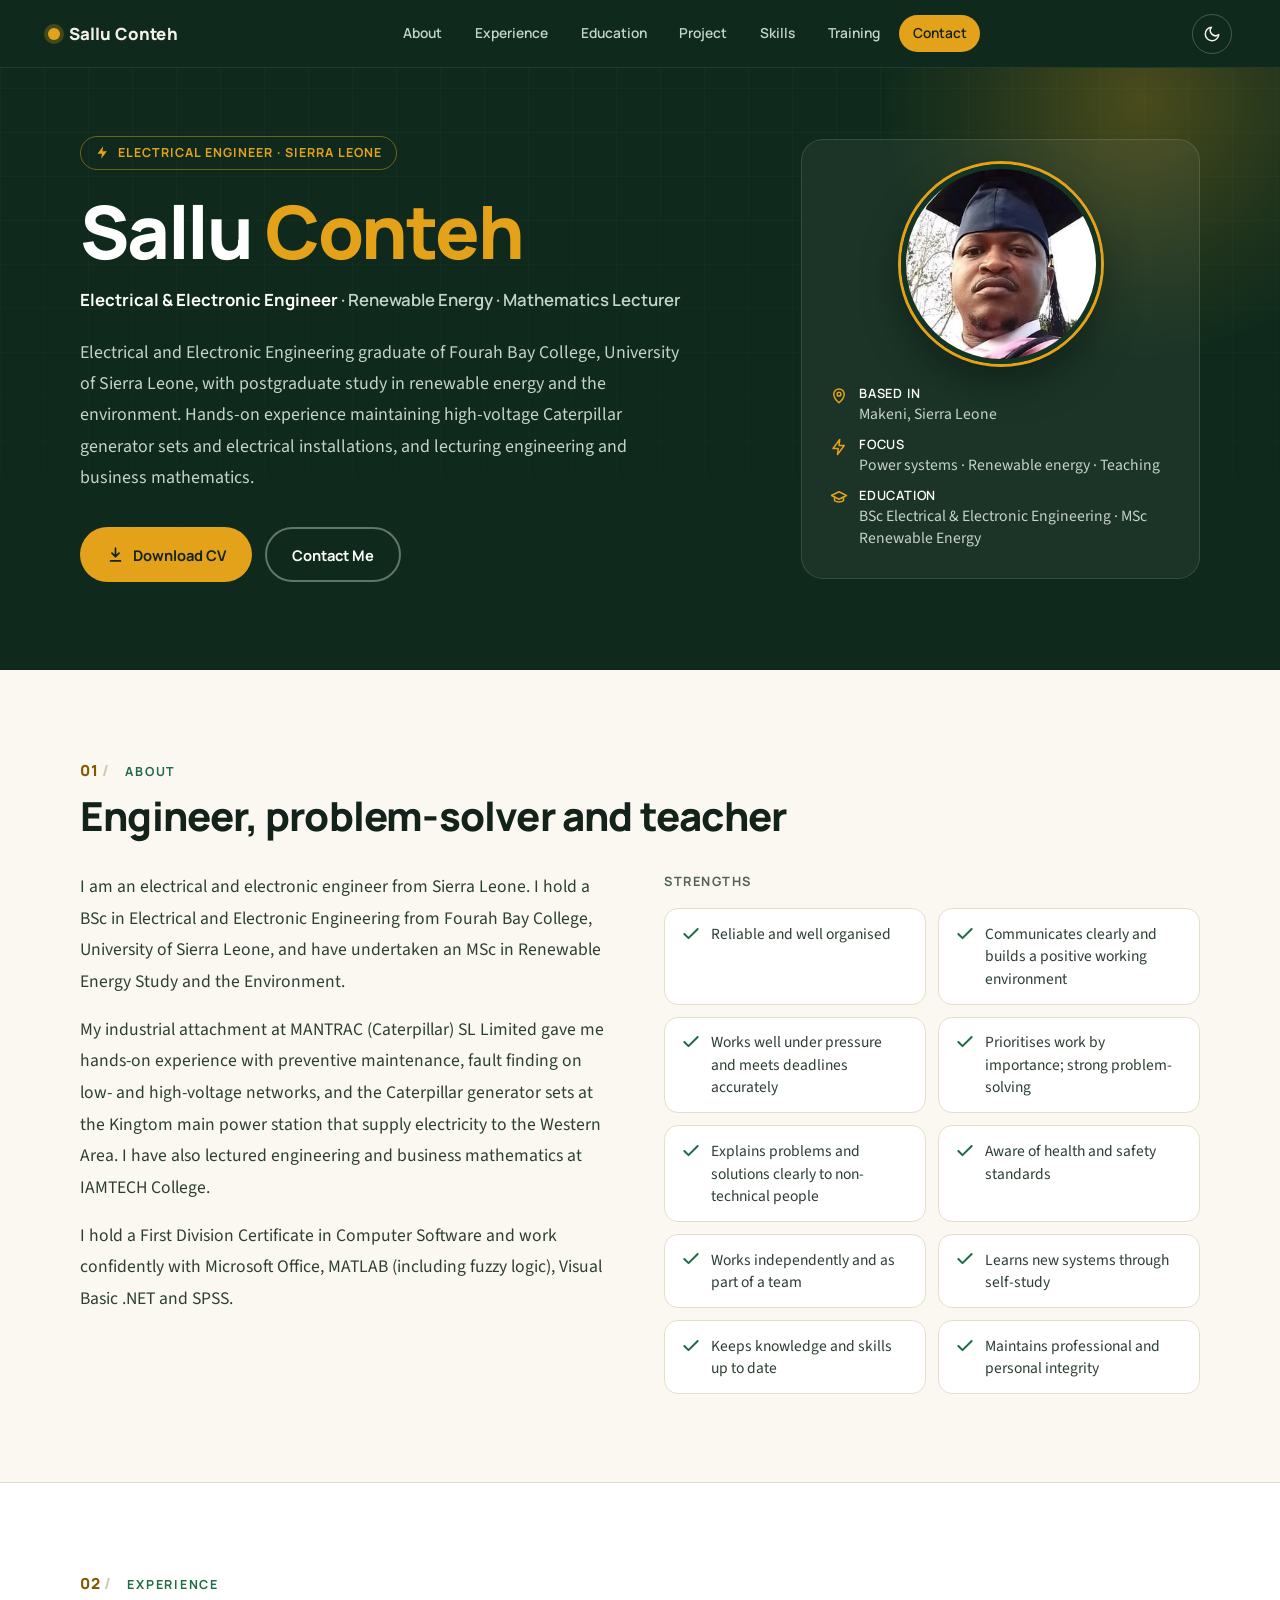
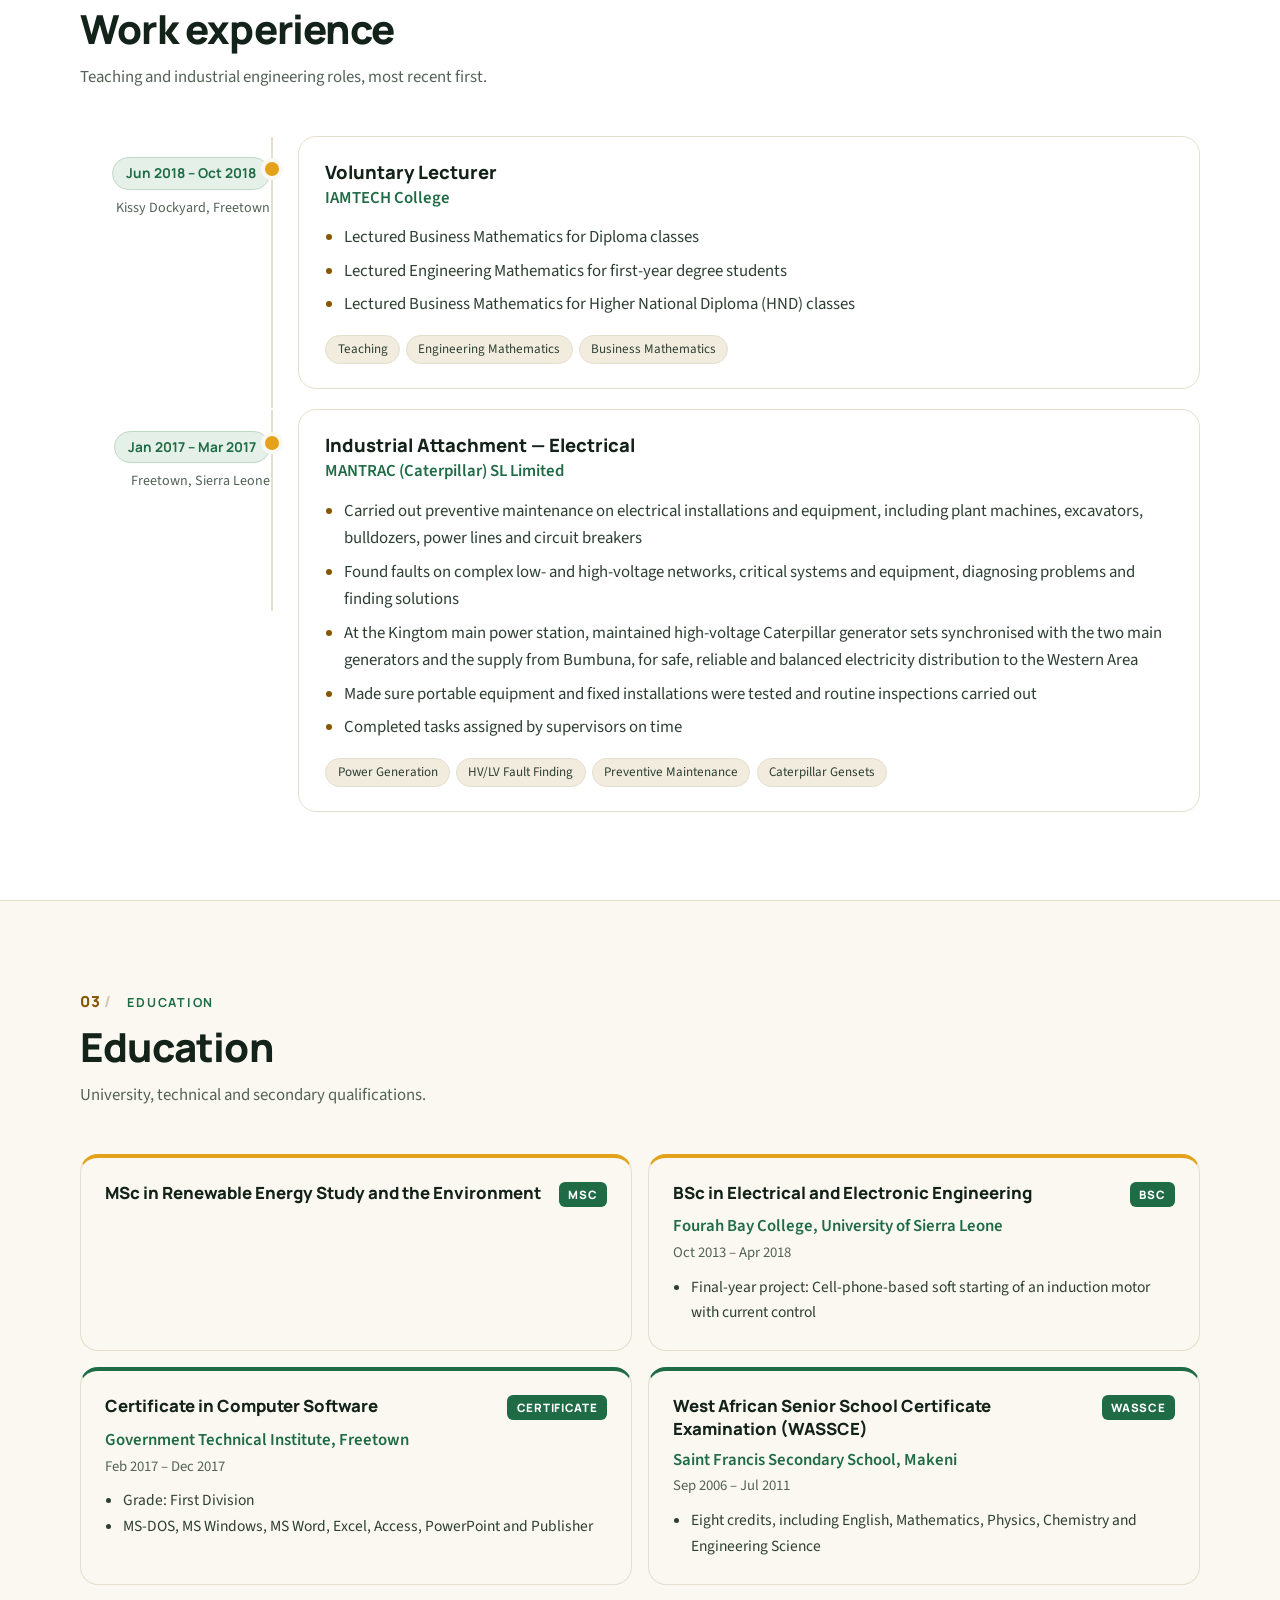
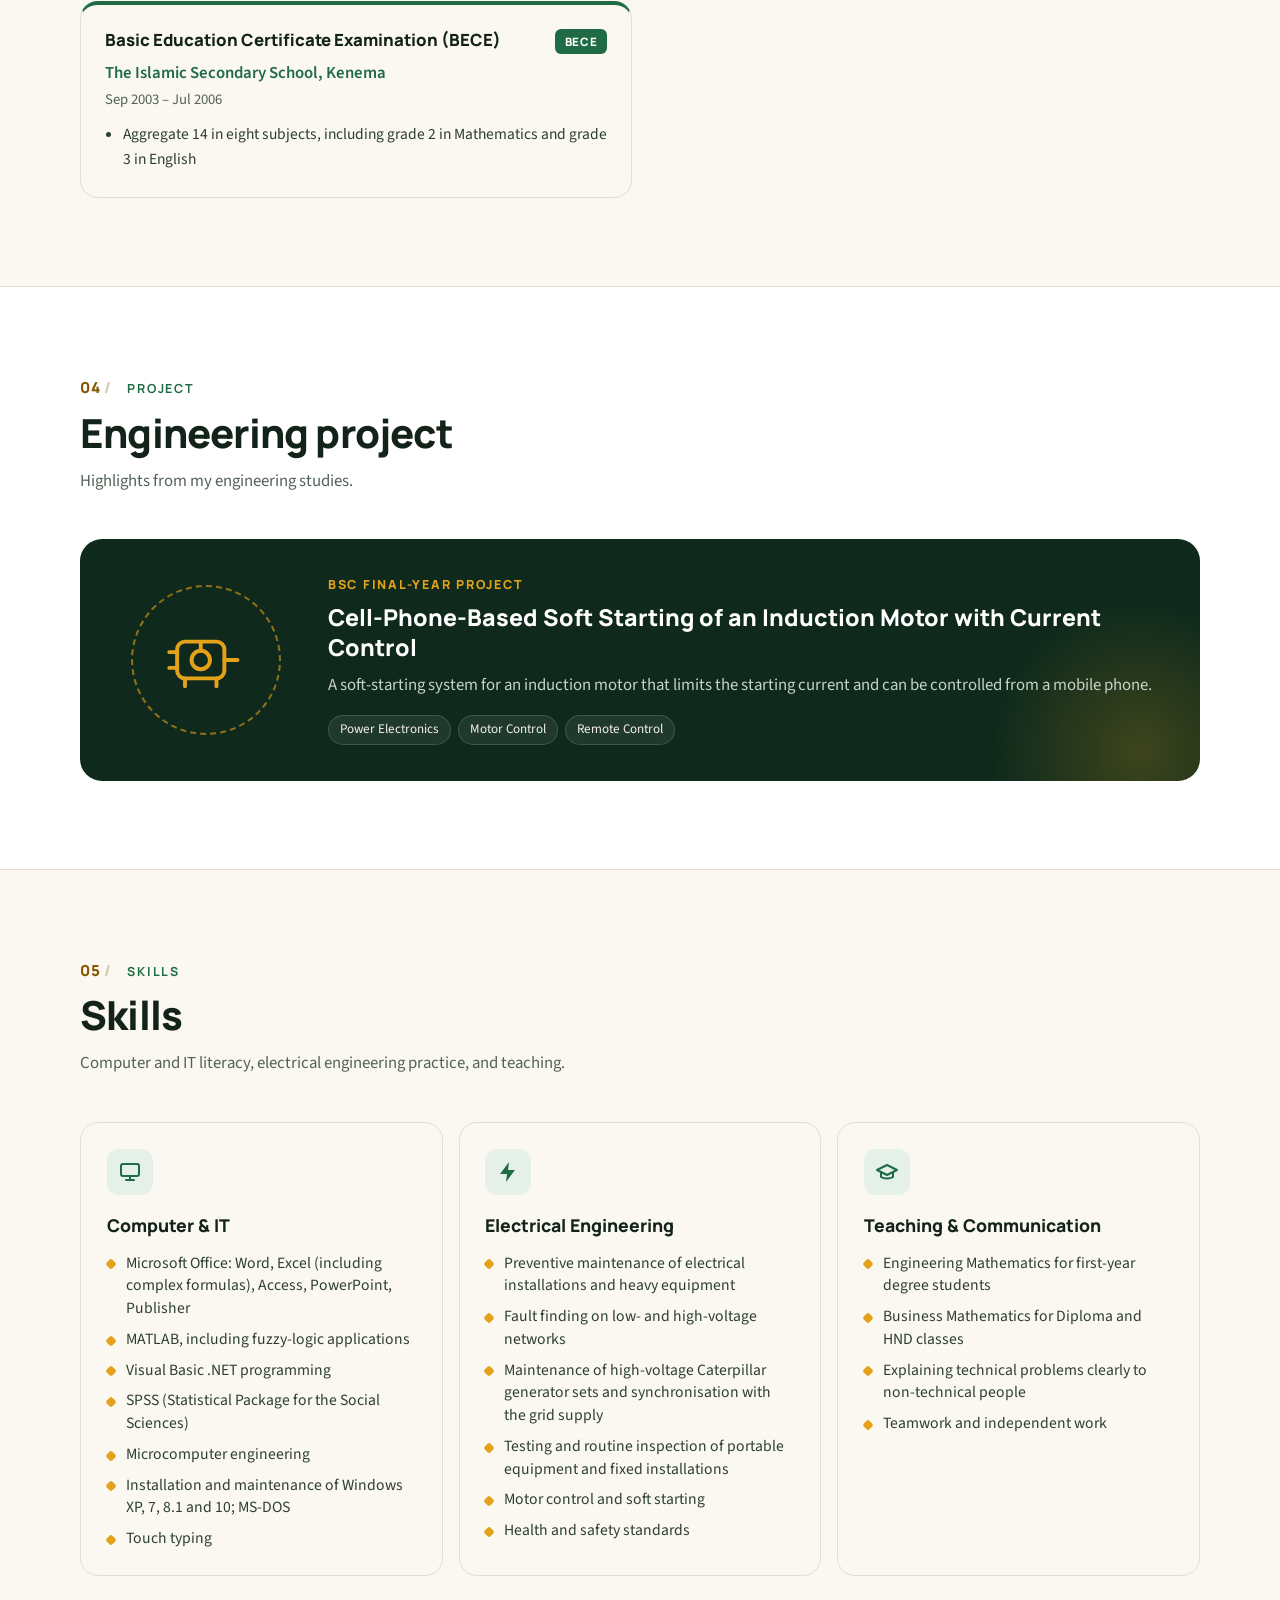
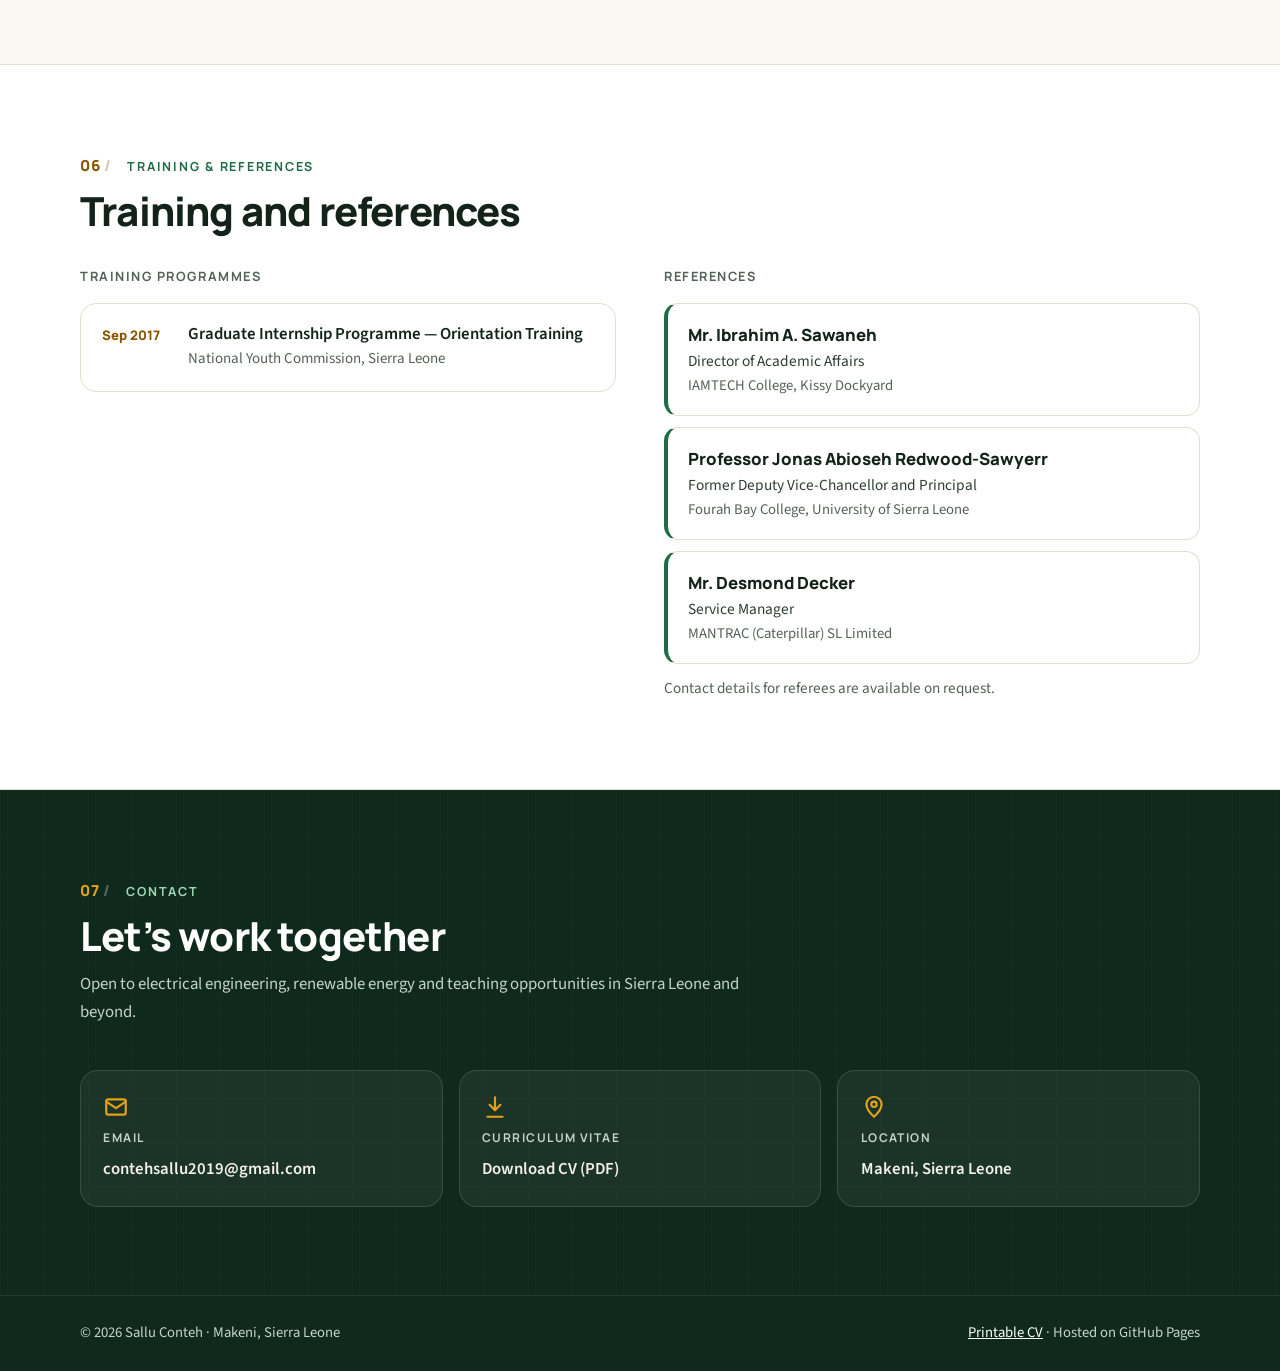
<file: index.html>
<!DOCTYPE html>
<html lang="en">
<head>
  <meta charset="UTF-8" />
  <meta name="viewport" content="width=device-width, initial-scale=1.0" />
  <title>Sallu Conteh | Electrical &amp; Electronic Engineer</title>
  <meta name="description" content="Sallu Conteh — Electrical and Electronic Engineer (BSc, Fourah Bay College) with postgraduate study in renewable energy. Power-generation maintenance, fault finding and mathematics lecturing. Makeni, Sierra Leone." />
  <meta name="author" content="Sallu Conteh" />
  <meta name="theme-color" content="#0F2A1C" />
  <meta property="og:type" content="profile" />
  <meta property="og:title" content="Sallu Conteh | Electrical & Electronic Engineer" />
  <meta property="og:description" content="Electrical & electronic engineering, renewable energy and mathematics teaching. Makeni, Sierra Leone." />
  <meta property="og:image" content="assets/profile.jpg" />
  <meta name="twitter:card" content="summary" />
  <link rel="icon" href="data:image/svg+xml,%3Csvg xmlns='http://www.w3.org/2000/svg' viewBox='0 0 64 64'%3E%3Ccircle cx='32' cy='32' r='32' fill='%230F2A1C'/%3E%3Cpath d='M36 8 18 36h12l-4 20 20-30H34z' fill='%23E3A21A'/%3E%3C/svg%3E" />
  <link rel="preload" href="assets/fonts/manrope-latin-800-normal.woff2" as="font" type="font/woff2" crossorigin />
  <link rel="preload" href="assets/fonts/source-sans-3-latin-400-normal.woff2" as="font" type="font/woff2" crossorigin />
  <link rel="stylesheet" href="styles.css" />
  <script>
    (function () {
      var t = null; try { t = localStorage.getItem('theme'); } catch (e) {}
      if (t === 'dark') document.documentElement.setAttribute('data-theme', 'dark');
      document.documentElement.classList.add('js');
    })();
  </script>
  <script type="application/ld+json">
  {
    "@context": "https://schema.org",
    "@type": "Person",
    "name": "Sallu Conteh",
    "jobTitle": "Electrical and Electronic Engineer",
    "email": "mailto:contehsallu2019@gmail.com",
    "address": { "@type": "PostalAddress", "addressLocality": "Makeni", "addressCountry": "SL" },
    "alumniOf": ["Fourah Bay College, University of Sierra Leone", "Government Technical Institute, Freetown"]
  }
  </script>
</head>
<body>
<a class="skip-link" href="#main">Skip to content</a>

<header class="site-nav" id="site-nav">
  <a href="#home" class="brand">Sallu Conteh</a>
  <nav aria-label="Main">
    <ul class="nav-links" id="nav-links">
      <li><a href="#about">About</a></li>
      <li><a href="#experience">Experience</a></li>
      <li><a href="#education">Education</a></li>
      <li><a href="#project">Project</a></li>
      <li><a href="#skills">Skills</a></li>
      <li><a href="#training">Training</a></li>
      <li><a href="#contact">Contact</a></li>
    </ul>
  </nav>
  <div class="nav-actions">
    <button class="icon-btn theme-toggle" id="theme-toggle" type="button" aria-label="Switch to dark theme" aria-pressed="false">
      <svg class="icon-moon" viewBox="0 0 24 24" fill="none" stroke="currentColor" stroke-width="2" stroke-linecap="round" stroke-linejoin="round" aria-hidden="true"><path d="M21 12.8A9 9 0 1 1 11.2 3a7 7 0 0 0 9.8 9.8z"/></svg>
      <svg class="icon-sun" viewBox="0 0 24 24" fill="none" stroke="currentColor" stroke-width="2" stroke-linecap="round" aria-hidden="true"><circle cx="12" cy="12" r="4.5"/><path d="M12 2v2M12 20v2M4.9 4.9l1.4 1.4M17.7 17.7l1.4 1.4M2 12h2M20 12h2M4.9 19.1l1.4-1.4M17.7 6.3l1.4-1.4"/></svg>
    </button>
    <button class="icon-btn menu-toggle" id="menu-toggle" type="button" aria-label="Open menu" aria-expanded="false" aria-controls="nav-links">
      <svg viewBox="0 0 24 24" fill="none" stroke="currentColor" stroke-width="2" stroke-linecap="round" aria-hidden="true"><path d="M4 7h16M4 12h16M4 17h16"/></svg>
    </button>
  </div>
</header>

<main id="main">

<!-- ============================== HOME ============================== -->
<section id="home" aria-labelledby="hero-name">
  <div class="hero-grid">
    <div>
      <div class="hero-kicker">
        <svg viewBox="0 0 24 24" fill="currentColor" aria-hidden="true"><path d="M13 2 4 14h7l-1 8 9-12h-7z"/></svg>
        Electrical Engineer &middot; Sierra Leone
      </div>
      <h1 class="hero-name" id="hero-name">Sallu <span>Conteh</span></h1>
      <p class="hero-role"><b>Electrical &amp; Electronic Engineer</b> &middot; Renewable Energy &middot; Mathematics Lecturer</p>
      <p class="hero-summary">
        Electrical and Electronic Engineering graduate of Fourah Bay College, University of Sierra Leone,
        with postgraduate study in renewable energy and the environment. Hands-on experience maintaining
        high-voltage Caterpillar generator sets and electrical installations, and lecturing engineering
        and business mathematics.
      </p>
      <div class="hero-ctas">
        <a class="btn btn-sun" href="assets/cv/Sallu_Conteh_CV.pdf" download>
          <svg viewBox="0 0 24 24" fill="none" stroke="currentColor" stroke-width="2.4" stroke-linecap="round" stroke-linejoin="round" aria-hidden="true"><path d="M12 3v12M7 10l5 5 5-5M5 21h14"/></svg>
          Download CV <span class="sr-only">(PDF)</span>
        </a>
        <a class="btn btn-ghost" href="#contact">Contact Me</a>
      </div>
    </div>
    <aside class="hero-card" aria-label="Quick facts">
      <img class="hero-photo" src="assets/profile-260.jpg" alt="Sallu Conteh in graduation cap and gown" width="200" height="200" />
      <ul class="facts">
        <li>
          <svg viewBox="0 0 24 24" fill="none" stroke="currentColor" stroke-width="2" stroke-linecap="round" stroke-linejoin="round" aria-hidden="true"><path d="M12 21s-7-6.2-7-11.5A7 7 0 0 1 19 9.5C19 14.8 12 21 12 21z"/><circle cx="12" cy="9.5" r="2.5"/></svg>
          <span><b>Based in</b>Makeni, Sierra Leone</span>
        </li>
        <li>
          <svg viewBox="0 0 24 24" fill="none" stroke="currentColor" stroke-width="2" stroke-linecap="round" stroke-linejoin="round" aria-hidden="true"><path d="M13 2 4 14h7l-1 8 9-12h-7z"/></svg>
          <span><b>Focus</b>Power systems &middot; Renewable energy &middot; Teaching</span>
        </li>
        <li>
          <svg viewBox="0 0 24 24" fill="none" stroke="currentColor" stroke-width="2" stroke-linecap="round" stroke-linejoin="round" aria-hidden="true"><path d="M22 10 12 5 2 10l10 5 10-5z"/><path d="M6 12v5c3 2 9 2 12 0v-5"/></svg>
          <span><b>Education</b>BSc Electrical &amp; Electronic Engineering &middot; MSc Renewable Energy</span>
        </li>
      </ul>
    </aside>
  </div>
</section>

<!-- ============================== 01 ABOUT ============================== -->
<section id="about" aria-labelledby="about-title">
  <div class="container">
    <div class="sec-head reveal"><span class="num">01</span><span class="label">About</span></div>
    <h2 class="sec-title reveal" id="about-title">Engineer, problem-solver and teacher</h2>
    <div class="about-grid" style="margin-top:2rem">
      <div class="about-text reveal">
        <p>I am an electrical and electronic engineer from Sierra Leone. I hold a BSc in Electrical and Electronic Engineering from Fourah Bay College, University of Sierra Leone, and have undertaken an MSc in Renewable Energy Study and the Environment.</p>
        <p>My industrial attachment at MANTRAC (Caterpillar) SL Limited gave me hands-on experience with preventive maintenance, fault finding on low- and high-voltage networks, and the Caterpillar generator sets at the Kingtom main power station that supply electricity to the Western Area. I have also lectured engineering and business mathematics at IAMTECH College.</p>
        <p>I hold a First Division Certificate in Computer Software and work confidently with Microsoft Office, MATLAB (including fuzzy logic), Visual Basic .NET and SPSS.</p>
      </div>
      <div class="reveal">
        <div class="mini-title">Strengths</div>
        <ul class="strengths">
          <li><svg viewBox="0 0 24 24" fill="none" stroke="currentColor" stroke-width="2.4" stroke-linecap="round" stroke-linejoin="round" aria-hidden="true"><path d="M20 6 9 17l-5-5"/></svg>Reliable and well organised</li>
          <li><svg viewBox="0 0 24 24" fill="none" stroke="currentColor" stroke-width="2.4" stroke-linecap="round" stroke-linejoin="round" aria-hidden="true"><path d="M20 6 9 17l-5-5"/></svg>Communicates clearly and builds a positive working environment</li>
          <li><svg viewBox="0 0 24 24" fill="none" stroke="currentColor" stroke-width="2.4" stroke-linecap="round" stroke-linejoin="round" aria-hidden="true"><path d="M20 6 9 17l-5-5"/></svg>Works well under pressure and meets deadlines accurately</li>
          <li><svg viewBox="0 0 24 24" fill="none" stroke="currentColor" stroke-width="2.4" stroke-linecap="round" stroke-linejoin="round" aria-hidden="true"><path d="M20 6 9 17l-5-5"/></svg>Prioritises work by importance; strong problem-solving</li>
          <li><svg viewBox="0 0 24 24" fill="none" stroke="currentColor" stroke-width="2.4" stroke-linecap="round" stroke-linejoin="round" aria-hidden="true"><path d="M20 6 9 17l-5-5"/></svg>Explains problems and solutions clearly to non-technical people</li>
          <li><svg viewBox="0 0 24 24" fill="none" stroke="currentColor" stroke-width="2.4" stroke-linecap="round" stroke-linejoin="round" aria-hidden="true"><path d="M20 6 9 17l-5-5"/></svg>Aware of health and safety standards</li>
          <li><svg viewBox="0 0 24 24" fill="none" stroke="currentColor" stroke-width="2.4" stroke-linecap="round" stroke-linejoin="round" aria-hidden="true"><path d="M20 6 9 17l-5-5"/></svg>Works independently and as part of a team</li>
          <li><svg viewBox="0 0 24 24" fill="none" stroke="currentColor" stroke-width="2.4" stroke-linecap="round" stroke-linejoin="round" aria-hidden="true"><path d="M20 6 9 17l-5-5"/></svg>Learns new systems through self-study</li>
          <li><svg viewBox="0 0 24 24" fill="none" stroke="currentColor" stroke-width="2.4" stroke-linecap="round" stroke-linejoin="round" aria-hidden="true"><path d="M20 6 9 17l-5-5"/></svg>Keeps knowledge and skills up to date</li>
          <li><svg viewBox="0 0 24 24" fill="none" stroke="currentColor" stroke-width="2.4" stroke-linecap="round" stroke-linejoin="round" aria-hidden="true"><path d="M20 6 9 17l-5-5"/></svg>Maintains professional and personal integrity</li>
        </ul>
      </div>
    </div>
  </div>
</section>

<!-- ============================== 02 EXPERIENCE ============================== -->
<section id="experience" class="band" aria-labelledby="xp-title">
  <div class="container">
    <div class="sec-head reveal"><span class="num">02</span><span class="label">Experience</span></div>
    <h2 class="sec-title reveal" id="xp-title">Work experience</h2>
    <p class="sec-intro reveal">Teaching and industrial engineering roles, most recent first.</p>
    <div class="xp" id="experience-list"></div>
  </div>
</section>

<!-- ============================== 03 EDUCATION ============================== -->
<section id="education" aria-labelledby="edu-title">
  <div class="container">
    <div class="sec-head reveal"><span class="num">03</span><span class="label">Education</span></div>
    <h2 class="sec-title reveal" id="edu-title">Education</h2>
    <p class="sec-intro reveal">University, technical and secondary qualifications.</p>
    <div class="edu-grid" id="education-list"></div>
  </div>
</section>

<!-- ============================== 04 PROJECT ============================== -->
<section id="project" class="band" aria-labelledby="proj-title">
  <div class="container">
    <div class="sec-head reveal"><span class="num">04</span><span class="label">Project</span></div>
    <h2 class="sec-title reveal" id="proj-title">Engineering project</h2>
    <p class="sec-intro reveal">Highlights from my engineering studies.</p>
    <div class="feature-list" id="projects-list"></div>
  </div>
</section>

<!-- ============================== 05 SKILLS ============================== -->
<section id="skills" aria-labelledby="skills-title">
  <div class="container">
    <div class="sec-head reveal"><span class="num">05</span><span class="label">Skills</span></div>
    <h2 class="sec-title reveal" id="skills-title">Skills</h2>
    <p class="sec-intro reveal">Computer and IT literacy, electrical engineering practice, and teaching.</p>
    <div class="skill-grid">
      <div class="skill-card reveal">
        <div class="skill-icon"><svg viewBox="0 0 24 24" fill="none" stroke="currentColor" stroke-width="2" stroke-linecap="round" stroke-linejoin="round" aria-hidden="true"><rect x="3" y="4" width="18" height="12" rx="2"/><path d="M8 20h8M12 16v4"/></svg></div>
        <h3>Computer &amp; IT</h3>
        <ul>
          <li>Microsoft Office: Word, Excel (including complex formulas), Access, PowerPoint, Publisher</li>
          <li>MATLAB, including fuzzy-logic applications</li>
          <li>Visual Basic .NET programming</li>
          <li>SPSS (Statistical Package for the Social Sciences)</li>
          <li>Microcomputer engineering</li>
          <li>Installation and maintenance of Windows XP, 7, 8.1 and 10; MS-DOS</li>
          <li>Touch typing</li>
        </ul>
      </div>
      <div class="skill-card reveal">
        <div class="skill-icon"><svg viewBox="0 0 24 24" fill="currentColor" aria-hidden="true"><path d="M13 2 4 14h7l-1 8 9-12h-7z"/></svg></div>
        <h3>Electrical Engineering</h3>
        <ul>
          <li>Preventive maintenance of electrical installations and heavy equipment</li>
          <li>Fault finding on low- and high-voltage networks</li>
          <li>Maintenance of high-voltage Caterpillar generator sets and synchronisation with the grid supply</li>
          <li>Testing and routine inspection of portable equipment and fixed installations</li>
          <li>Motor control and soft starting</li>
          <li>Health and safety standards</li>
        </ul>
      </div>
      <div class="skill-card reveal">
        <div class="skill-icon"><svg viewBox="0 0 24 24" fill="none" stroke="currentColor" stroke-width="2" stroke-linecap="round" stroke-linejoin="round" aria-hidden="true"><path d="M22 10 12 5 2 10l10 5 10-5z"/><path d="M6 12v5c3 2 9 2 12 0v-5"/></svg></div>
        <h3>Teaching &amp; Communication</h3>
        <ul>
          <li>Engineering Mathematics for first-year degree students</li>
          <li>Business Mathematics for Diploma and HND classes</li>
          <li>Explaining technical problems clearly to non-technical people</li>
          <li>Teamwork and independent work</li>
        </ul>
      </div>
    </div>
  </div>
</section>

<!-- ============================== 06 TRAINING & REFERENCES ============================== -->
<section id="training" class="band" aria-labelledby="train-title">
  <div class="container">
    <div class="sec-head reveal"><span class="num">06</span><span class="label">Training &amp; References</span></div>
    <h2 class="sec-title reveal" id="train-title">Training and references</h2>
    <div class="two-col" style="margin-top:2rem">
      <div class="reveal">
        <div class="mini-title">Training Programmes</div>
        <div id="training-list"></div>
      </div>
      <div class="reveal">
        <div class="mini-title">References</div>
        <div id="references-list"></div>
        <p class="note">Contact details for referees are available on request.</p>
      </div>
    </div>
  </div>
</section>

<!-- ============================== 07 CONTACT ============================== -->
<section id="contact" aria-labelledby="contact-title">
  <div class="container">
    <div class="sec-head reveal"><span class="num">07</span><span class="label">Contact</span></div>
    <h2 class="sec-title reveal" id="contact-title">Let&rsquo;s work together</h2>
    <p class="sec-intro reveal">Open to electrical engineering, renewable energy and teaching opportunities in Sierra Leone and beyond.</p>
    <div class="contact-grid reveal">
      <a class="c-card" href="mailto:contehsallu2019@gmail.com">
        <svg viewBox="0 0 24 24" fill="none" stroke="currentColor" stroke-width="2" stroke-linecap="round" stroke-linejoin="round" aria-hidden="true"><rect x="3" y="5" width="18" height="14" rx="2"/><path d="m3 7 9 6 9-6"/></svg>
        <small>Email</small><span>contehsallu2019@gmail.com</span>
      </a>
      <a class="c-card" href="assets/cv/Sallu_Conteh_CV.pdf" download>
        <svg viewBox="0 0 24 24" fill="none" stroke="currentColor" stroke-width="2" stroke-linecap="round" stroke-linejoin="round" aria-hidden="true"><path d="M12 3v12M7 10l5 5 5-5M5 21h14"/></svg>
        <small>Curriculum Vitae</small><span>Download CV (PDF)</span>
      </a>
      <div class="c-card">
        <svg viewBox="0 0 24 24" fill="none" stroke="currentColor" stroke-width="2" stroke-linecap="round" stroke-linejoin="round" aria-hidden="true"><path d="M12 21s-7-6.2-7-11.5A7 7 0 0 1 19 9.5C19 14.8 12 21 12 21z"/><circle cx="12" cy="9.5" r="2.5"/></svg>
        <small>Location</small><span>Makeni, Sierra Leone</span>
      </div>
    </div>
  </div>
</section>

</main>

<footer>
  <div class="footer-inner">
    <span>&copy; <span id="year">2026</span> Sallu Conteh &middot; Makeni, Sierra Leone</span>
    <span><a href="cv.html">Printable CV</a> &middot; Hosted on GitHub Pages</span>
  </div>
</footer>

<script src="data/content.js"></script>
<script src="script.js"></script>
</body>
</html>
</file>
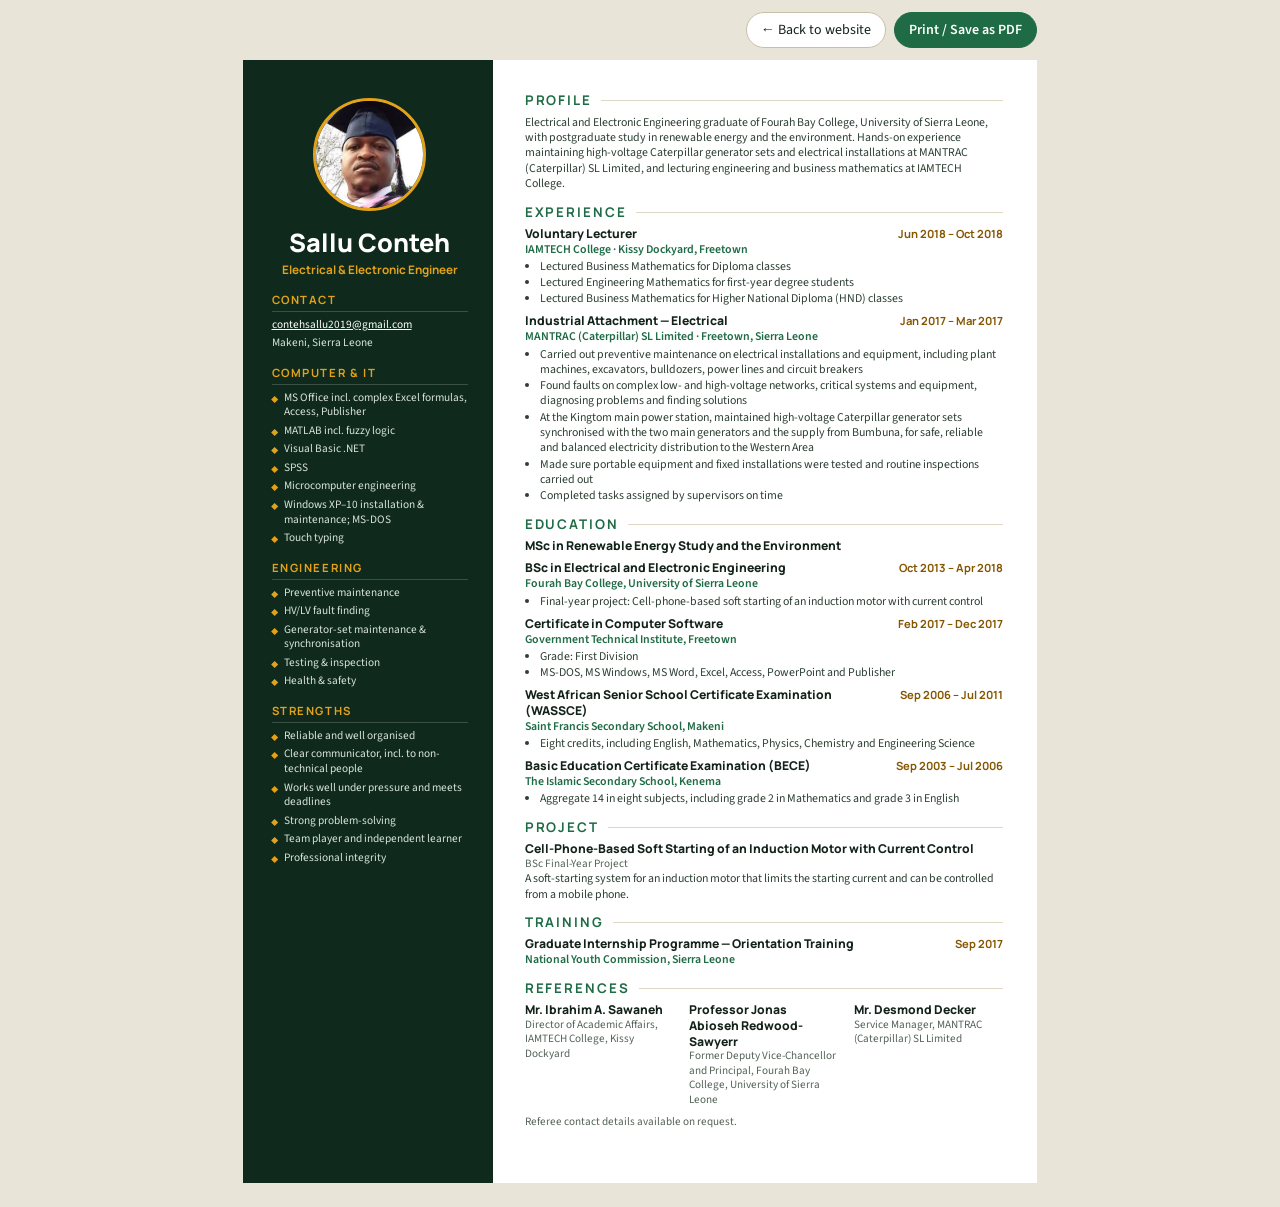
<file: cv.html>
<!DOCTYPE html>
<html lang="en">
<head>
  <meta charset="UTF-8" />
  <meta name="viewport" content="width=device-width, initial-scale=1.0" />
  <title>Sallu Conteh — CV</title>
  <meta name="description" content="Printable CV of Sallu Conteh, Electrical and Electronic Engineer." />
  <meta name="robots" content="noindex" />
  <style>
    @font-face { font-family: "Manrope"; font-weight: 700; src: url("assets/fonts/manrope-latin-700-normal.woff2") format("woff2"); }
    @font-face { font-family: "Manrope"; font-weight: 800; src: url("assets/fonts/manrope-latin-800-normal.woff2") format("woff2"); }
    @font-face { font-family: "Source Sans 3"; font-weight: 400; src: url("assets/fonts/source-sans-3-latin-400-normal.woff2") format("woff2"); }
    @font-face { font-family: "Source Sans 3"; font-weight: 600; src: url("assets/fonts/source-sans-3-latin-600-normal.woff2") format("woff2"); }
    @page { size: A4; margin: 0; }
    * { box-sizing: border-box; margin: 0; padding: 0; }
    body { font-family: "Source Sans 3", Arial, sans-serif; font-size: 8.9pt; line-height: 1.3; color: #13231A; background: #E9E4D8; -webkit-print-color-adjust: exact; print-color-adjust: exact; }
    .toolbar { max-width: 210mm; margin: 12px auto; display: flex; justify-content: flex-end; gap: 8px; font-size: 14px; }
    .toolbar a, .toolbar button { font: inherit; padding: 8px 14px; border-radius: 999px; border: 1px solid #C9BFA8; background: #fff; color: #13231A; cursor: pointer; text-decoration: none; }
    .toolbar button { background: #1F6B45; border-color: #1F6B45; color: #fff; font-weight: 600; }
    .sheet { width: 210mm; min-height: 297mm; margin: 0 auto 24px; background: #fff; display: grid; grid-template-columns: 66mm 1fr; }
    aside { background: #0F2A1C; color: #E9EFE9; padding: 10mm 6.5mm 8mm 7.5mm; }
    aside img { width: 30mm; height: 30mm; border-radius: 50%; object-fit: cover; display: block; margin: 0 auto 5mm; border: 3px solid #E3A21A; }
    aside h1 { font-family: Manrope, sans-serif; font-size: 19pt; font-weight: 800; line-height: 1.05; color: #fff; text-align: center; }
    .title { text-align: center; color: #E3A21A; font-family: Manrope, sans-serif; font-weight: 700; font-size: 8.8pt; margin: 1.5mm 0 4mm; }
    aside h2 { font-family: Manrope, sans-serif; font-size: 8.5pt; letter-spacing: .14em; text-transform: uppercase; color: #E3A21A; margin: 4mm 0 1.6mm; padding-bottom: .8mm; border-bottom: 1px solid rgba(255,255,255,.18); }
    aside ul { list-style: none; }
    aside li { margin-bottom: 1mm; padding-left: 3.2mm; position: relative; font-size: 8.5pt; color: #D9E3DB; }
    aside li::before { content: ""; position: absolute; left: 0; top: 1.6mm; width: 1.4mm; height: 1.4mm; background: #E3A21A; transform: rotate(45deg); }
    aside a { color: #fff; text-decoration: underline; }
    .contact li::before { display: none; }
    .contact li { padding-left: 0; }
    main { padding: 8.5mm 9mm 6mm 8.5mm; }
    main h2 { font-family: Manrope, sans-serif; font-size: 10pt; letter-spacing: .14em; text-transform: uppercase; color: #1F6B45; margin: 3.2mm 0 1.3mm; display: flex; align-items: center; gap: 2.5mm; }
    main h2::after { content: ""; flex: 1; height: 1px; background: #E0D8C6; }
    main h2:first-child { margin-top: 0; }
    .profile { color: #2D3F33; }
    .item { margin-bottom: 1.8mm; break-inside: avoid; }
    .row { display: flex; justify-content: space-between; gap: 4mm; align-items: baseline; }
    .role { font-family: Manrope, sans-serif; font-weight: 800; font-size: 9.1pt; }
    .when { font-family: Manrope, sans-serif; font-weight: 700; font-size: 8.4pt; color: #855600; white-space: nowrap; }
    .org { color: #1F6B45; font-weight: 600; }
    .item ul { padding-left: 4mm; margin-top: .5mm; color: #2D3F33; }
    .item li { margin-bottom: .2mm; }
    .refs { display: grid; grid-template-columns: repeat(3, 1fr); gap: 2mm 4mm; }
    .refs .item { margin: 0; }
    .small { font-size: 8.4pt; color: #536257; }
    @media print { body { background: #fff; } .toolbar { display: none; } .sheet { margin: 0; min-height: 296mm; } }
    @media screen and (max-width: 800px) { .sheet { width: 100%; grid-template-columns: 1fr; } .refs { grid-template-columns: 1fr; } }
  </style>
</head>
<body>
  <nav class="toolbar" aria-label="CV page">
    <a href="./">&larr; Back to website</a>
    <button type="button" onclick="window.print()">Print / Save as PDF</button>
  </nav>
  <div class="sheet">
    <aside>
      <img src="assets/profile-260.jpg" alt="Sallu Conteh" width="136" height="136" />
      <h1>Sallu Conteh</h1>
      <div class="title">Electrical &amp; Electronic Engineer</div>

      <h2>Contact</h2>
      <ul class="contact">
        <li><a href="mailto:contehsallu2019@gmail.com">contehsallu2019@gmail.com</a></li>
        <li>Makeni, Sierra Leone</li>
      </ul>

      <h2>Computer &amp; IT</h2>
      <ul>
        <li>MS Office incl. complex Excel formulas, Access, Publisher</li>
        <li>MATLAB incl. fuzzy logic</li>
        <li>Visual Basic .NET</li>
        <li>SPSS</li>
        <li>Microcomputer engineering</li>
        <li>Windows XP–10 installation &amp; maintenance; MS-DOS</li>
        <li>Touch typing</li>
      </ul>

      <h2>Engineering</h2>
      <ul>
        <li>Preventive maintenance</li>
        <li>HV/LV fault finding</li>
        <li>Generator-set maintenance &amp; synchronisation</li>
        <li>Testing &amp; inspection</li>
        <li>Health &amp; safety</li>
      </ul>

      <h2>Strengths</h2>
      <ul>
        <li>Reliable and well organised</li>
        <li>Clear communicator, incl. to non-technical people</li>
        <li>Works well under pressure and meets deadlines</li>
        <li>Strong problem-solving</li>
        <li>Team player and independent learner</li>
        <li>Professional integrity</li>
      </ul>
    </aside>

    <main>
      <h2>Profile</h2>
      <p class="profile">Electrical and Electronic Engineering graduate of Fourah Bay College, University of Sierra Leone, with postgraduate study in renewable energy and the environment. Hands-on experience maintaining high-voltage Caterpillar generator sets and electrical installations at MANTRAC (Caterpillar) SL Limited, and lecturing engineering and business mathematics at IAMTECH College.</p>

      <h2>Experience</h2>
      <div id="cv-xp"></div>

      <h2>Education</h2>
      <div id="cv-edu"></div>

      <h2>Project</h2>
      <div id="cv-proj"></div>

      <h2>Training</h2>
      <div id="cv-train"></div>

      <h2>References</h2>
      <div id="cv-refs" class="refs"></div>
      <p class="small" style="margin-top:2mm">Referee contact details available on request.</p>
    </main>
  </div>
  <script src="data/content.js"></script>
  <script>
    (function () {
      var D = window.SITE_CONTENT || {};
      function e(s) { return String(s == null ? '' : s).replace(/&/g,'&amp;').replace(/</g,'&lt;').replace(/>/g,'&gt;'); }
      function ul(a) { return a && a.length ? '<ul>' + a.map(function (x) { return '<li>' + e(x) + '</li>'; }).join('') + '</ul>' : ''; }
      document.getElementById('cv-xp').innerHTML = (D.experience || []).map(function (x) {
        return '<div class="item"><div class="row"><span class="role">' + e(x.role) + '</span><span class="when">' + e(x.dates) + '</span></div>' +
          '<div class="org">' + e(x.org) + (x.place ? ' &middot; ' + e(x.place) : '') + '</div>' + ul(x.points) + '</div>';
      }).join('');
      document.getElementById('cv-edu').innerHTML = (D.education || []).map(function (x) {
        return '<div class="item"><div class="row"><span class="role">' + e(x.degree) + '</span><span class="when">' + e(x.dates) + '</span></div>' +
          (x.school ? '<div class="org">' + e(x.school) + '</div>' : '') + ul(x.notes) + '</div>';
      }).join('');
      document.getElementById('cv-proj').innerHTML = (D.projects || []).map(function (x) {
        return '<div class="item"><div class="role">' + e(x.title) + '</div><div class="small">' + e(x.kind) + '</div><p class="profile">' + e(x.summary) + '</p></div>';
      }).join('');
      document.getElementById('cv-train').innerHTML = (D.training || []).map(function (x) {
        return '<div class="item"><div class="row"><span class="role">' + e(x.name) + '</span><span class="when">' + e(x.date) + '</span></div><div class="org">' + e(x.issuer) + '</div></div>';
      }).join('');
      document.getElementById('cv-refs').innerHTML = (D.references || []).map(function (x) {
        return '<div class="item"><div class="role">' + e(x.name) + '</div><div class="small">' + e(x.role) + ', ' + e(x.org) + '</div></div>';
      }).join('');
    })();
  </script>
</body>
</html>
</file>
<file: styles.css>
/* =====================================================================
   Sallu Conteh — portfolio styles
   Theme: forest green + solar amber on warm cream. Colours are tokens.
   ===================================================================== */

@font-face { font-family: "Manrope"; font-weight: 600; font-display: swap; src: url("assets/fonts/manrope-latin-600-normal.woff2") format("woff2"); }
@font-face { font-family: "Manrope"; font-weight: 700; font-display: swap; src: url("assets/fonts/manrope-latin-700-normal.woff2") format("woff2"); }
@font-face { font-family: "Manrope"; font-weight: 800; font-display: swap; src: url("assets/fonts/manrope-latin-800-normal.woff2") format("woff2"); }
@font-face { font-family: "Source Sans 3"; font-weight: 400; font-display: swap; src: url("assets/fonts/source-sans-3-latin-400-normal.woff2") format("woff2"); }
@font-face { font-family: "Source Sans 3"; font-weight: 600; font-display: swap; src: url("assets/fonts/source-sans-3-latin-600-normal.woff2") format("woff2"); }

*, *::before, *::after { box-sizing: border-box; margin: 0; padding: 0; }

:root {
  color-scheme: light;
  --bg:          #FBF8F1;   /* warm cream */
  --bg2:         #F2ECDF;
  --surface:     #FFFFFF;
  --border:      #E6DECD;
  --border2:     #D3C8B2;
  --ink:         #13231A;
  --ink2:        #2D3F33;
  --mid:         #536257;
  --accent:      #1F6B45;   /* forest green */
  --accent-strong:#154D31;
  --accent-soft: #E4F0E8;
  --accent-border:#BFD9C8;
  --sun:         #E3A21A;   /* solar amber — decorative / dark backgrounds */
  --sun-ink:     #855600;   /* amber for text on light backgrounds */
  --on-accent:   #FFFFFF;
  --deep:        #0F2A1C;   /* hero / nav / contact band */
  --deep2:       #143524;
  --on-deep:     #F4F1E8;
  --on-deep-mid: #C6D3C9;
  --shadow:      0 8px 28px rgba(19,35,26,.08);
}
:root[data-theme="dark"] {
  color-scheme: dark;
  --bg:          #0D1712;
  --bg2:         #111E17;
  --surface:     #15241C;
  --border:      #233A2D;
  --border2:     #31503E;
  --ink:         #EEF3EE;
  --ink2:        #CFDCD3;
  --mid:         #A7B9AD;
  --accent:      #7FCB9E;
  --accent-strong:#A6DDBD;
  --accent-soft: rgba(127,203,158,.12);
  --accent-border:rgba(127,203,158,.32);
  --sun-ink:     #F0B947;
  --on-accent:   #0D1712;
  --deep:        #08120D;
  --deep2:       #0C1A13;
  --shadow:      0 8px 28px rgba(0,0,0,.4);
}

html { scroll-behavior: smooth; scroll-padding-top: 80px; }
body { font-family: "Source Sans 3", system-ui, -apple-system, "Segoe UI", Roboto, sans-serif; font-size: 1.05rem; background: var(--bg); color: var(--ink); line-height: 1.65; overflow-x: hidden; }
h1, h2, h3, .brand, .btn, .num, .label { font-family: "Manrope", system-ui, sans-serif; }
img { max-width: 100%; display: block; }
a { color: var(--accent); }
a:hover { color: var(--accent-strong); }
:focus-visible { outline: 3px solid var(--sun); outline-offset: 3px; border-radius: 4px; }
.sr-only { position: absolute !important; width: 1px; height: 1px; padding: 0; margin: -1px; overflow: hidden; clip: rect(0 0 0 0); white-space: nowrap; border: 0; }
.skip-link { position: absolute; left: 1rem; top: -100px; z-index: 300; background: var(--sun); color: #13231A; padding: .6rem 1rem; border-radius: 6px; font-weight: 700; text-decoration: none; }
.skip-link:focus { top: 1rem; color: #13231A; }

/* ── NAV (dark band) ─────────────────────────────────────────────── */
.site-nav {
  position: fixed; inset: 0 0 auto 0; z-index: 100; display: flex; align-items: center; justify-content: space-between; gap: 1rem;
  padding: .85rem 3rem; background: var(--deep); color: var(--on-deep); border-bottom: 1px solid rgba(255,255,255,.08); transition: box-shadow .3s;
}
.site-nav.scrolled { box-shadow: 0 6px 24px rgba(0,0,0,.25); }
.brand { color: var(--on-deep); text-decoration: none; font-weight: 800; font-size: 1.05rem; letter-spacing: .01em; display: flex; align-items: center; gap: .55rem; }
.brand::before { content: ""; width: 12px; height: 12px; border-radius: 50%; background: var(--sun); box-shadow: 0 0 0 4px rgba(227,162,26,.25); }
.brand:hover { color: #fff; }
.nav-links { display: flex; gap: .35rem; list-style: none; }
.nav-links a { display: block; padding: .45rem .85rem; border-radius: 999px; font-family: "Manrope", sans-serif; font-weight: 600; font-size: .86rem; color: var(--on-deep-mid); text-decoration: none; transition: background .2s, color .2s; }
.nav-links a:hover { color: #fff; background: rgba(255,255,255,.08); }
.nav-links a.active { color: #13231A; background: var(--sun); }
.nav-actions { display: flex; gap: .5rem; }
.icon-btn { width: 40px; height: 40px; border-radius: 50%; border: 1px solid rgba(255,255,255,.22); background: transparent; color: var(--on-deep); display: inline-flex; align-items: center; justify-content: center; cursor: pointer; transition: border-color .2s, background .2s; }
.icon-btn:hover { border-color: var(--sun); background: rgba(255,255,255,.06); }
.icon-btn svg { width: 18px; height: 18px; }
.theme-toggle .icon-sun { display: none; }
:root[data-theme="dark"] .theme-toggle .icon-sun { display: block; }
:root[data-theme="dark"] .theme-toggle .icon-moon { display: none; }
.menu-toggle { display: none; }

/* ── HERO ───────────────────────────────────────────────────────── */
#home {
  position: relative; overflow: hidden; color: var(--on-deep); background: var(--deep);
  padding: 8.5rem 3rem 5.5rem;
}
#home::before { /* grid lines, like a schematic */
  content: ""; position: absolute; inset: 0; pointer-events: none; opacity: .5;
  background-image:
    linear-gradient(rgba(255,255,255,.045) 1px, transparent 1px),
    linear-gradient(90deg, rgba(255,255,255,.045) 1px, transparent 1px);
  background-size: 44px 44px;
  mask-image: linear-gradient(180deg, #000 30%, transparent 100%);
  -webkit-mask-image: linear-gradient(180deg, #000 30%, transparent 100%);
}
#home::after { /* the sun */
  content: ""; position: absolute; width: 520px; height: 520px; right: -120px; top: -160px; border-radius: 50%; pointer-events: none;
  background: radial-gradient(circle, rgba(227,162,26,.28) 0%, rgba(227,162,26,.08) 45%, transparent 70%);
}
.hero-grid { position: relative; z-index: 1; max-width: 1120px; margin: 0 auto; display: grid; grid-template-columns: 1.25fr .75fr; gap: 3.5rem; align-items: center; }
.hero-kicker { display: inline-flex; align-items: center; gap: .55rem; padding: .35rem .85rem; border-radius: 999px; border: 1px solid rgba(227,162,26,.45); color: var(--sun); font-family: "Manrope", sans-serif; font-weight: 700; font-size: .78rem; letter-spacing: .08em; text-transform: uppercase; margin-bottom: 1.5rem; }
.hero-kicker svg { width: 15px; height: 15px; }
.hero-name { font-size: clamp(2.7rem, 6vw, 4.6rem); font-weight: 800; line-height: 1.02; letter-spacing: -.03em; color: #fff; margin-bottom: 1.1rem; }
.hero-name span { color: var(--sun); }
.hero-role { font-family: "Manrope", sans-serif; font-weight: 600; font-size: 1.05rem; color: var(--on-deep-mid); margin-bottom: 1.4rem; }
.hero-role b { color: #fff; font-weight: 700; }
.hero-summary { font-size: 1.12rem; color: var(--on-deep-mid); max-width: 600px; line-height: 1.75; margin-bottom: 2.1rem; }
.hero-ctas { display: flex; flex-wrap: wrap; gap: .8rem; }
.btn { display: inline-flex; align-items: center; gap: .55rem; padding: .85rem 1.55rem; border-radius: 999px; font-weight: 700; font-size: .92rem; text-decoration: none; border: 2px solid transparent; transition: transform .2s, background .2s, color .2s, border-color .2s; }
.btn svg { width: 17px; height: 17px; }
.btn-sun { background: var(--sun); color: #13231A; }
.btn-sun:hover { background: #F0B947; color: #13231A; transform: translateY(-2px); }
.btn-ghost { border-color: rgba(255,255,255,.35); color: #fff; }
.btn-ghost:hover { border-color: #fff; color: #fff; }
.btn-green { background: var(--accent); color: var(--on-accent); }
.btn-green:hover { background: var(--accent-strong); color: var(--on-accent); }
.hero-card { background: rgba(255,255,255,.05); border: 1px solid rgba(255,255,255,.12); border-radius: 22px; padding: 1.75rem; text-align: center; backdrop-filter: blur(4px); }
.hero-photo { width: 200px; height: 200px; margin: -.25rem auto 1.25rem; border-radius: 50%; object-fit: cover; border: 5px solid var(--deep2); box-shadow: 0 0 0 3px var(--sun), 0 18px 40px rgba(0,0,0,.35); }
.facts { list-style: none; text-align: left; display: flex; flex-direction: column; gap: .6rem; }
.facts li { display: flex; gap: .7rem; align-items: flex-start; font-size: .98rem; color: var(--on-deep-mid); line-height: 1.45; }
.facts svg { width: 18px; height: 18px; flex-shrink: 0; color: var(--sun); margin-top: .15rem; }
.facts b { color: #fff; font-weight: 600; display: block; font-size: .8rem; letter-spacing: .06em; text-transform: uppercase; font-family: "Manrope", sans-serif; }
.facts a { color: #fff; }

/* ── SECTIONS ───────────────────────────────────────────────────── */
section { padding: 5.5rem 3rem; }
.band { background: var(--surface); border-top: 1px solid var(--border); border-bottom: 1px solid var(--border); }
.container { max-width: 1120px; margin: 0 auto; }
.sec-head { display: flex; align-items: baseline; gap: 1rem; margin-bottom: .6rem; }
.num { font-size: .95rem; font-weight: 800; color: var(--sun-ink); letter-spacing: .04em; }
.num::after { content: " /"; color: var(--border2); }
.label { font-size: .78rem; font-weight: 700; color: var(--accent); letter-spacing: .14em; text-transform: uppercase; }
.sec-title { font-size: clamp(1.8rem, 3.2vw, 2.5rem); font-weight: 800; letter-spacing: -.02em; line-height: 1.15; margin-bottom: .75rem; color: var(--ink); }
.sec-intro { color: var(--mid); max-width: 680px; margin-bottom: 2.75rem; }

/* ABOUT */
.about-grid { display: grid; grid-template-columns: 1fr 1fr; gap: 3rem; align-items: start; }
.about-text p { color: var(--ink2); font-size: 1.1rem; line-height: 1.8; margin-bottom: 1rem; }
.strengths { list-style: none; display: grid; grid-template-columns: 1fr 1fr; gap: .75rem; }
.strengths li { display: flex; gap: .65rem; align-items: flex-start; background: var(--surface); border: 1px solid var(--border); border-radius: 14px; padding: .85rem 1rem; font-size: .97rem; color: var(--ink2); line-height: 1.45; }
.band .strengths li { background: var(--bg); }
.strengths svg { width: 20px; height: 20px; color: var(--accent); flex-shrink: 0; margin-top: .05rem; }
.mini-title { font-size: .8rem; font-weight: 700; letter-spacing: .12em; text-transform: uppercase; color: var(--mid); margin-bottom: 1rem; font-family: "Manrope", sans-serif; }

/* EXPERIENCE: date column timeline */
.xp { display: flex; flex-direction: column; gap: 1.25rem; }
.xp-item { display: grid; grid-template-columns: 190px 1fr; gap: 1.75rem; }
.xp-when { padding-top: 1.35rem; text-align: right; }
.xp-when .dates { display: inline-block; font-family: "Manrope", sans-serif; font-weight: 700; font-size: .85rem; color: var(--accent); background: var(--accent-soft); border: 1px solid var(--accent-border); border-radius: 999px; padding: .25rem .8rem; }
.xp-when .place { display: block; font-size: .88rem; color: var(--mid); margin-top: .45rem; }
.xp-card { position: relative; background: var(--surface); border: 1px solid var(--border); border-radius: 18px; padding: 1.5rem 1.65rem; }
.xp-card::before { content: ""; position: absolute; left: -1.75rem; top: 0; bottom: -1.25rem; width: 2px; background: var(--border); }
.xp-item:last-child .xp-card::before { bottom: 50%; }
.xp-card::after { content: ""; position: absolute; left: calc(-1.75rem - 6px); top: 1.6rem; width: 14px; height: 14px; border-radius: 50%; background: var(--sun); box-shadow: 0 0 0 4px var(--bg); }
.xp-role { font-size: 1.15rem; font-weight: 800; color: var(--ink); line-height: 1.3; }
.xp-org { font-weight: 600; color: var(--accent); margin-bottom: .75rem; }
.xp-card ul { padding-left: 1.15rem; color: var(--ink2); }
.xp-card li { margin-bottom: .35rem; }
.xp-card li::marker { color: var(--sun-ink); }
.tags { display: flex; flex-wrap: wrap; gap: .4rem; margin-top: 1rem; }
.tag { font-size: .82rem; padding: .18rem .7rem; border-radius: 999px; background: var(--bg2); color: var(--ink2); border: 1px solid var(--border); }

/* EDUCATION */
.edu-grid { display: grid; grid-template-columns: 1fr 1fr; gap: 1rem; }
.edu { background: var(--bg); border: 1px solid var(--border); border-radius: 18px; padding: 1.5rem; border-top: 4px solid var(--accent); }
.edu:first-child, .edu:nth-child(2) { border-top-color: var(--sun); }
.edu-top { display: flex; justify-content: space-between; gap: .75rem; align-items: flex-start; margin-bottom: .4rem; }
.edu h3 { font-size: 1.05rem; font-weight: 800; line-height: 1.35; }
.badge { font-family: "Manrope", sans-serif; font-size: .72rem; font-weight: 800; letter-spacing: .06em; text-transform: uppercase; padding: .2rem .6rem; border-radius: 6px; background: var(--accent); color: var(--on-accent); white-space: nowrap; }
.edu-school { color: var(--accent); font-weight: 600; }
.edu-dates { color: var(--mid); font-size: .92rem; }
.edu ul { padding-left: 1.1rem; margin-top: .6rem; color: var(--ink2); font-size: .97rem; }

/* PROJECT feature */
.feature { display: grid; grid-template-columns: 180px 1fr; gap: 2rem; align-items: center; background: var(--deep); color: var(--on-deep); border-radius: 22px; padding: 2.25rem; position: relative; overflow: hidden; }
.feature::after { content: ""; position: absolute; width: 300px; height: 300px; right: -90px; bottom: -120px; border-radius: 50%; background: radial-gradient(circle, rgba(227,162,26,.22), transparent 70%); }
.feature-icon { width: 150px; height: 150px; border-radius: 50%; border: 2px dashed rgba(227,162,26,.6); display: flex; align-items: center; justify-content: center; margin: 0 auto; }
.feature-icon svg { width: 84px; height: 84px; color: var(--sun); }
.feature .kind { font-family: "Manrope", sans-serif; font-size: .78rem; font-weight: 800; letter-spacing: .14em; text-transform: uppercase; color: var(--sun); }
.feature h3 { font-size: 1.45rem; font-weight: 800; line-height: 1.3; margin: .35rem 0 .6rem; color: #fff; }
.feature p { color: var(--on-deep-mid); position: relative; z-index: 1; }
.feature .tags { position: relative; z-index: 1; }
.feature .tag { background: rgba(255,255,255,.07); border-color: rgba(255,255,255,.15); color: var(--on-deep); }
.feature-list { display: flex; flex-direction: column; gap: 1rem; }

/* SKILLS */
.skill-grid { display: grid; grid-template-columns: repeat(3, 1fr); gap: 1rem; }
.skill-card { background: var(--bg); border: 1px solid var(--border); border-radius: 18px; padding: 1.6rem; }
.skill-icon { width: 46px; height: 46px; border-radius: 12px; background: var(--accent-soft); color: var(--accent); display: flex; align-items: center; justify-content: center; margin-bottom: 1rem; }
.skill-icon svg { width: 24px; height: 24px; }
.skill-card h3 { font-size: 1.1rem; font-weight: 800; margin-bottom: .75rem; }
.skill-card ul { list-style: none; display: flex; flex-direction: column; gap: .5rem; }
.skill-card li { padding-left: 1.2rem; position: relative; color: var(--ink2); font-size: .98rem; line-height: 1.45; }
.skill-card li::before { content: ""; position: absolute; left: 0; top: .55rem; width: 8px; height: 8px; border-radius: 2px; background: var(--sun); transform: rotate(45deg); }

/* TRAINING + REFERENCES */
.two-col { display: grid; grid-template-columns: 1fr 1fr; gap: 3rem; align-items: start; }
.train { display: flex; gap: 1rem; align-items: flex-start; background: var(--surface); border: 1px solid var(--border); border-radius: 16px; padding: 1.2rem 1.3rem; margin-bottom: .75rem; }
.train-date { font-family: "Manrope", sans-serif; font-weight: 800; font-size: .82rem; color: var(--sun-ink); white-space: nowrap; padding-top: .1rem; min-width: 70px; }
.train-name { font-weight: 600; color: var(--ink); line-height: 1.4; }
.train-issuer { color: var(--mid); font-size: .94rem; }
.ref { background: var(--surface); border: 1px solid var(--border); border-left: 4px solid var(--accent); border-radius: 14px; padding: 1.05rem 1.25rem; margin-bottom: .7rem; }
.ref-name { font-family: "Manrope", sans-serif; font-weight: 800; color: var(--ink); }
.ref-role { color: var(--ink2); font-size: .96rem; }
.ref-org { color: var(--mid); font-size: .92rem; }
.note { color: var(--mid); font-size: .95rem; margin-top: .75rem; }

/* CONTACT band */
#contact { background: var(--deep); color: var(--on-deep); position: relative; overflow: hidden; }
#contact::before { content: ""; position: absolute; inset: 0; opacity: .35; pointer-events: none; background-image: linear-gradient(rgba(255,255,255,.05) 1px, transparent 1px), linear-gradient(90deg, rgba(255,255,255,.05) 1px, transparent 1px); background-size: 44px 44px; }
#contact .container { position: relative; }
#contact .sec-title { color: #fff; }
#contact .num { color: var(--sun); }
#contact .num::after { color: rgba(255,255,255,.3); }
#contact .label { color: #9FD8B6; }
#contact .sec-intro { color: var(--on-deep-mid); }
.contact-grid { display: grid; grid-template-columns: repeat(3, 1fr); gap: 1rem; }
.c-card { display: flex; flex-direction: column; gap: .5rem; padding: 1.4rem; border-radius: 18px; background: rgba(255,255,255,.05); border: 1px solid rgba(255,255,255,.12); text-decoration: none; color: var(--on-deep); transition: border-color .2s, transform .2s; overflow-wrap: anywhere; }
a.c-card:hover { border-color: var(--sun); transform: translateY(-3px); color: #fff; }
.c-card svg { width: 26px; height: 26px; color: var(--sun); }
.c-card small { font-family: "Manrope", sans-serif; font-weight: 700; font-size: .75rem; letter-spacing: .12em; text-transform: uppercase; color: var(--on-deep-mid); }
.c-card span { font-size: 1.05rem; font-weight: 600; }

footer { background: var(--deep); border-top: 1px solid rgba(255,255,255,.08); color: var(--on-deep-mid); padding: 1.6rem 3rem; }
.footer-inner { max-width: 1120px; margin: 0 auto; display: flex; flex-wrap: wrap; justify-content: space-between; gap: .75rem; font-size: .92rem; }
.footer-inner a { color: #fff; }

.empty-note { color: var(--mid); border: 1px dashed var(--border2); border-radius: 12px; padding: 1rem 1.2rem; }

/* ── REVEAL ─────────────────────────────────────────────────────── */
.js .reveal { opacity: 0; transform: translateY(14px); transition: opacity .6s ease, transform .6s ease; }
.js .reveal.visible { opacity: 1; transform: none; }
@media (prefers-reduced-motion: reduce) {
  html { scroll-behavior: auto; }
  .js .reveal { opacity: 1; transform: none; transition: none; }
  *, *::before, *::after { transition-duration: 0s !important; }
}

/* ── RESPONSIVE ─────────────────────────────────────────────────── */
@media (max-width: 1080px) {
  .site-nav { padding: .8rem 1.5rem; }
  .menu-toggle { display: inline-flex; }
  .nav-links { display: none; position: absolute; top: 100%; left: 0; right: 0; flex-direction: column; gap: .25rem; background: var(--deep); padding: .75rem 1.25rem 1.25rem; border-bottom: 1px solid rgba(255,255,255,.1); }
  .nav-links.open { display: flex; }
  .nav-links a { padding: .75rem 1rem; font-size: 1rem; }
}
@media (max-width: 900px) {
  #home { padding: 7rem 1.25rem 4rem; }
  .hero-grid, .about-grid, .two-col { grid-template-columns: 1fr; gap: 2.5rem; }
  .hero-card { max-width: 420px; }
  .skill-grid, .contact-grid { grid-template-columns: 1fr 1fr; }
  .xp-item { grid-template-columns: 1fr; gap: .5rem; }
  .xp-when { text-align: left; padding-top: 0; }
  .xp-when .place { display: inline; margin-left: .6rem; }
  .xp-card::before, .xp-card::after { display: none; }
}
@media (max-width: 640px) {
  section { padding: 4.25rem 1rem; }
  #home { padding: 6.5rem 1rem 3.5rem; }
  .site-nav { padding: .75rem 1rem; }
  .edu-grid, .skill-grid, .contact-grid, .strengths { grid-template-columns: 1fr; }
  .feature { grid-template-columns: 1fr; padding: 1.6rem; text-align: left; }
  .feature-icon { width: 110px; height: 110px; margin: 0; }
  .feature-icon svg { width: 60px; height: 60px; }
  .hero-photo { width: 160px; height: 160px; }
  footer { padding: 1.5rem 1rem; }
}

@media print {
  .site-nav, .hero-ctas, .skip-link { display: none !important; }
  #home { padding-top: 1rem; }
  .js .reveal { opacity: 1; transform: none; }
}
</file>
